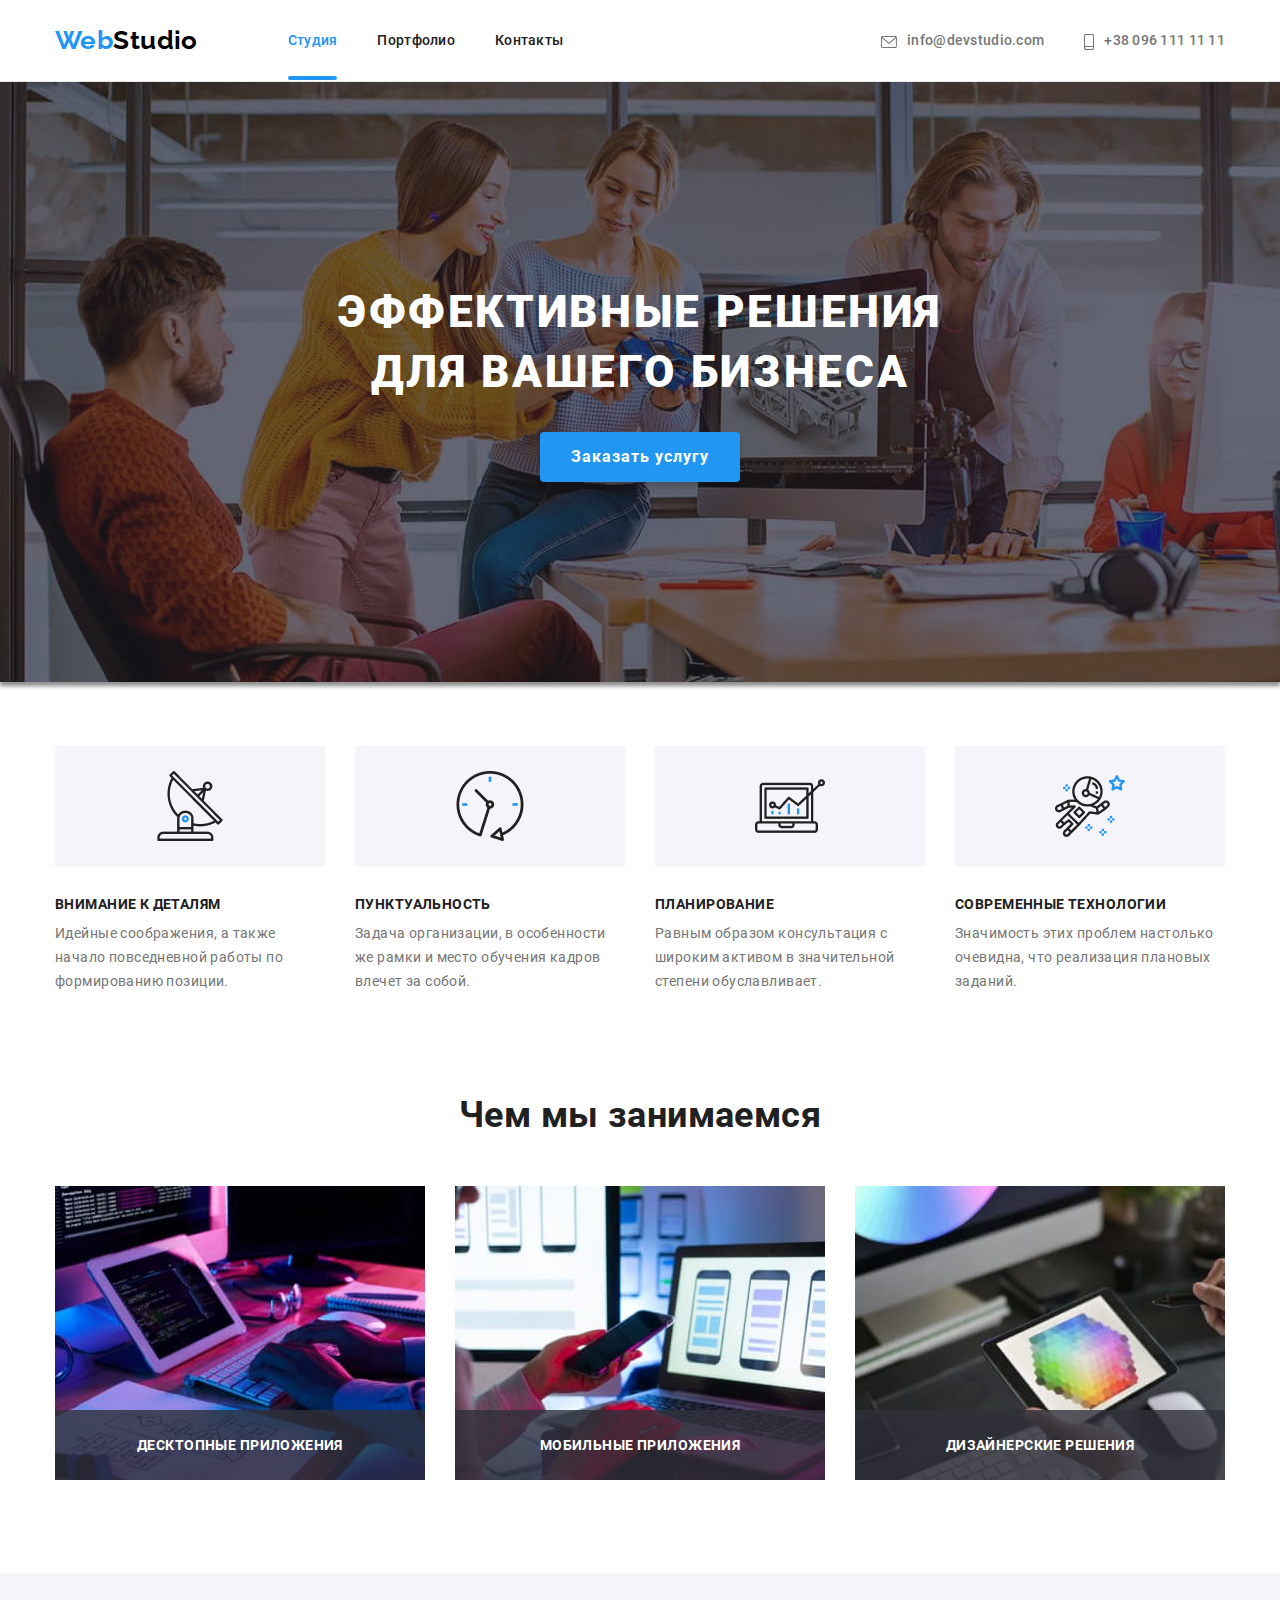
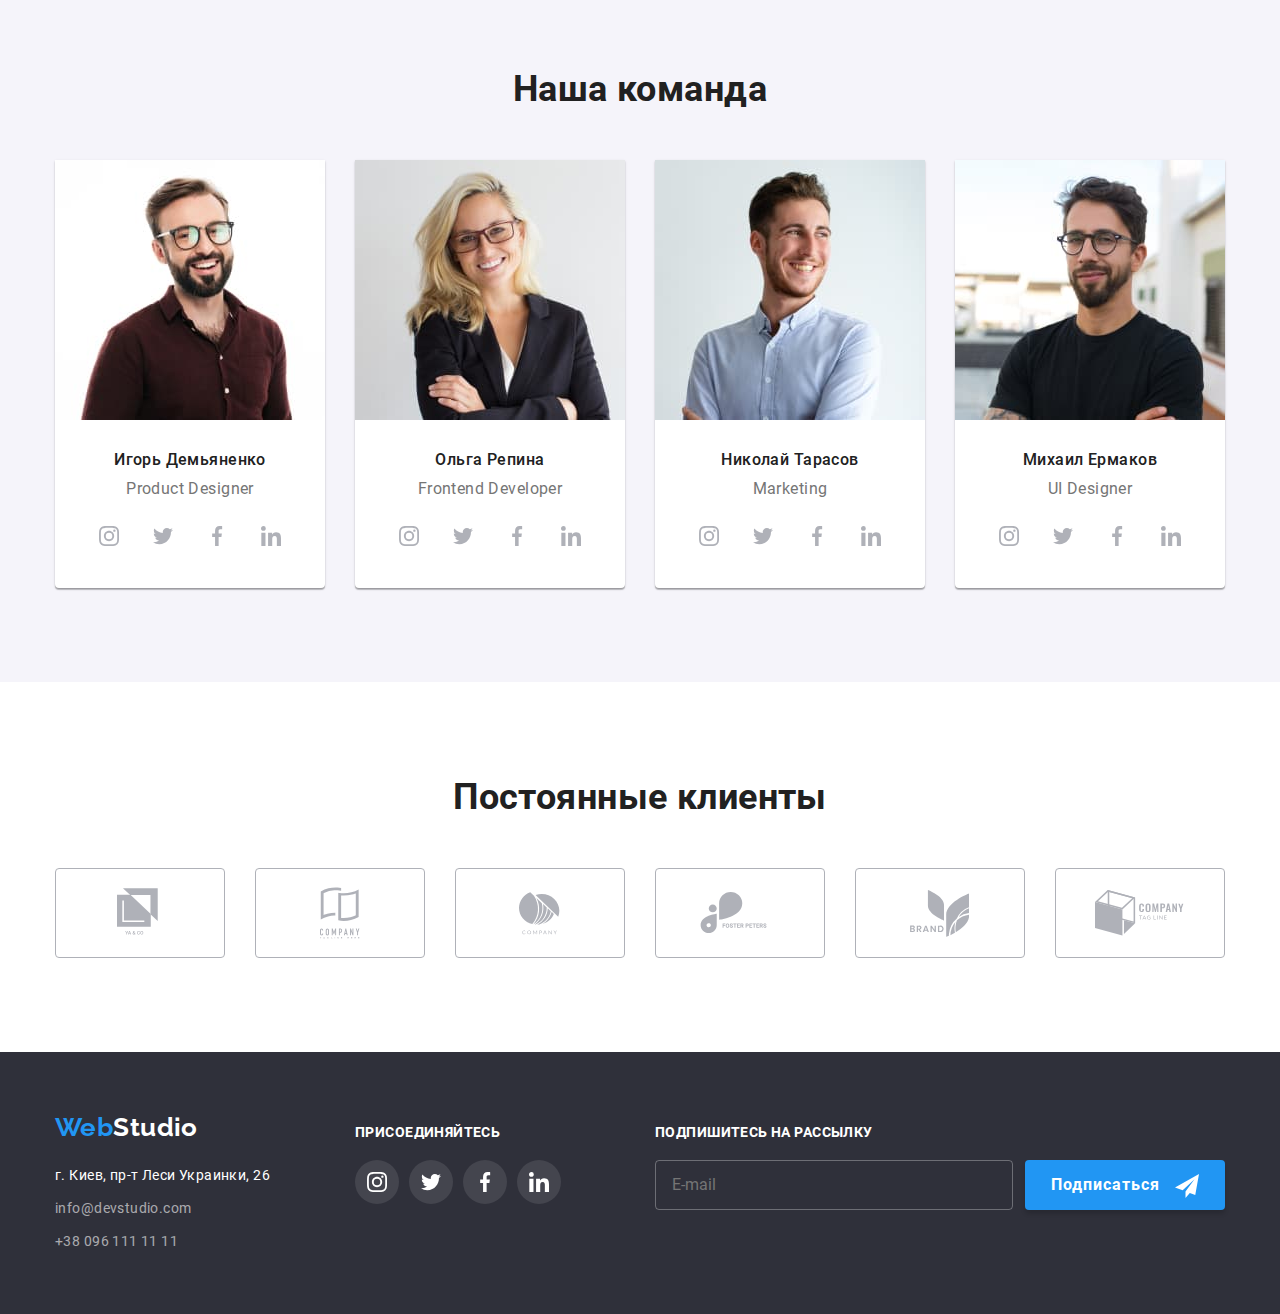
<file: index.html>
<!DOCTYPE html>
<html lang="ru">

<head>
  <meta charset="UTF-8" />
  <meta http-equiv="X-UA-Compatible" content="IE=edge" />
  <meta name="viewport"
    content="width=device-width, initial-scale=1.0" />
  <title>Студия</title>
  <link rel="stylesheet" href="./css/main.min.css" />
</head>

<body>
  <header class="header">
    <div class="container header__container">
      <!--navigation&logo-->
      <nav class="navigation">
        <a class="link logo header__logo"
          href="./index.html">
          <span
            class="logo__text logo__text--accent">Web</span><span
            class="logo__text logo__text--black">Studio</span>
        </a>
        <ul class="list menu">
          <li class="menu__item">
            <a class="link menu__link curent-page"
              href="./index.html">Студия</a>
          </li>
          <li class="menu__item">
            <a class="link menu__link"
              href="./portfolio.html">Портфолио</a>
          </li>
          <li class="menu__item">
            <a class="link menu__link" href="">Контакты</a>
          </li>
        </ul>
      </nav>
      <!-- contacts -->
      <ul class="list contacts">
        <li class="contacts__item">
          <a class="link contacts__link"
            href="mailto:info@devstudio.com">
            <svg class="contacts__icon icon-mail">
              <use href="./images/icons.svg#icon-mail">
              </use>
            </svg>info@devstudio.com</a>
        </li>
        <li class="contacts__item">
          <a class="link contacts__link"
            href="tel:+380961111111">
            <svg class="contacts__icon icon-smartphone">
              <use
                href="./images/icons.svg#icon-smartphone">
              </use>
            </svg>+38 096 111 11 11</a>
        </li>
      </ul>
      <button class="mobile-menu__button" data-menu-button>
        <svg class="mobile-menu__icon">
          <use class="mobile-menu__icon-open"
            href="./images/icons.svg#icon-mobile-menu-open">
          </use>
          <use class="mobile-menu__icon-close"
            href="./images/icons.svg#icon-mobile-menu-close">
          </use>
        </svg>
      </button>
    </div>
  </header>
  <!-- mobile-menu -->
  <div class="mobile-menu" data-menu>
    <!-- <div class="mobile-menu__container"> -->
    <ul class="list mobile-menu__navigation-list">
      <li class="mobile-menu__navigation-item">
        <a class="link mobile-menu__navigation-link curent-page"
          href="./index.html">Студия</a>
      </li>
      <li class="mobile-menu__navigation-item">
        <a class="link mobile-menu__navigation-link"
          href="./portfolio.html">Портфолио</a>
      </li>
      <li class="mobile-menu__navigation-item">
        <a class="link mobile-menu__navigation-link"
          href="">Контакты</a>
      </li>
    </ul>
    <div class="mobile-menu__bottom-part">
      <ul class="list mobile-menu__contacts-list">
        <li class="mobile-menu__contacts-item">
          <a class="link mobile-menu__contacts-link mobile-menu__contacts-link--accent"
            href="tel:+380961111111">+38 096 111 11 11</a>
        </li>
        <li class="mobile-menu__contacts-item">
          <a class="link mobile-menu__contacts-link"
            href="mailto:info@devstudio.com">info@devstudio.com</a>
        </li>
      </ul>
      <ul class="list mobile-menu__social-list">
        <li class="mobile-menu__social-item">
          <a class="link mobile-menu__social-link"
            href="">Instagram</a>
        </li>
        <li class="mobile-menu__social-item">
          <a class="link mobile-menu__social-link"
            href="">Twitter</a>
        </li>
        <li class="mobile-menu__social-item">
          <a class="link mobile-menu__social-link"
            href="">Facebook</a>
        </li>
        <li class="mobile-menu__social-item">
          <a class="link mobile-menu__social-link"
            href="">LinkedIn</a>
        </li>
      </ul>
    </div>
  </div>

  <main>
    <!--section-hero-->
    <section class="hero">
      <div class="container hero__content">
        <h1 class="hero__title">Эффективные решения для
          вашего бизнеса</h1>
        <button class="button" type="button"
          data-modal-open>
          Заказать услугу
        </button>
      </div>
    </section>
    <!--section-features-->
    <!-- features__list -->
    <section class="section features">
      <div class="container">
        <h2 class="section__title visually-hidden">
          Особенности</h2>
        <ul class="list section__list--wrap">
          <li class="features__item attention">
            <h3 class="features__item-title">ВНИМАНИЕ К
              ДЕТАЛЯМ</h3>
            <p class="features__item-text">
              Идейные соображения, а также начало
              повседневной работы по
              формированию позиции.
            </p>
          </li>
          <li class="features__item punctual">
            <h3 class="features__item-title">ПУНКТУАЛЬНОСТЬ
            </h3>
            <p class="features__item-text">
              Задача организации, в особенности же рамки и
              место обучения
              кадров влечет за собой.
            </p>
          </li>
          <li class="features__item plan">
            <h3 class="features__item-title">ПЛАНИРОВАНИЕ
            </h3>
            <p class="features__item-text">
              Равным образом консультация с широким активом
              в значительной
              степени обуславливает.
            </p>
          </li>
          <li class="features__item tecnology">
            <h3 class="features__item-title">СОВРЕМЕННЫЕ
              ТЕХНОЛОГИИ</h3>
            <p class="features__item-text">
              Значимость этих проблем настолько очевидна,
              что реализация
              плановых заданий.
            </p>
          </li>
        </ul>
      </div>
    </section>
    <!--section-our-work-about-->
    <!-- work-about__list -->
    <section class="section section--pb work-about">
      <div class="container">
        <h2 class="section__title">Чем мы занимаемся</h2>
        <ul class="list section__list">
          <li class="work-about__item">
            <img src="images/work-about/img1.jpg"
              alt="разработка" width="370" />
            <h3 class="work-about__item-title">Десктопные
              приложения</h3>
          </li>
          <li class="work-about__item">
            <img src="images/work-about/img2.jpg"
              alt="тестирование" width="370" />
            <h3 class="work-about__item-title">Мобильные
              приложения</h3>
          </li>
          <li class="work-about__item">
            <img src="images/work-about/img3.jpg"
              alt="дизайн" width="370" />
            <h3 class="work-about__item-title">Дизайнерские
              решения</h3>
          </li>
        </ul>
      </div>
    </section>
    <!--section-our-team-->
    <!-- team__member-list -->
    <section class="section section--pb team">
      <div class="container">
        <h2 class="section__title">Наша команда</h2>
        <ul class="list section__list--wrap">
          <li class="team__member">
            <picture>
              <source srcset="
                    ./images/team/desktop/IgorD-desktop.jpg    1x,
                    ./images/team/desktop/IgorD-desktop@2x.jpg 2x
                  " media="(min-width: 1200px)"
                type="image/jpg" />
              <source srcset="
                    ./images/team/tablet/IgorD-tablet.jpg    1x,
                    ./images/team/tablet/IgorD-tablet@2x.jpg 2x
                  " media="(min-width: 768px)"
                type="image/jpg" />
              <source srcset="
                    ./images/team/mobile/IgorD-mobile.jpg    1x,
                    ./images/team/mobile/IgorD-mobile@2x.jpg 2x
                  " media="(min-width: 480px)"
                type="image/jpg" />
              <img
                src="./images/team/desktop/IgorD-desktop.jpg"
                alt="фото Игорь Демьяненко" width="450" />
            </picture>
            <div class="team__member-content">
              <h3 class="team__member-name">Игорь Демьяненко
              </h3>
              <p class="team__member-position">Product
                Designer</p>
              <ul class="list social-list">
                <li class="social-list__item">
                  <a href="" class="link social-list__link"
                    target="_blank"
                    rel="noopener noreferrer"
                    aria-label="instagram">
                    <svg class="icon social-list__icon">
                      <use
                        href="./images/icons.svg#icon-instagram">
                      </use>
                    </svg>
                  </a>
                </li>
                <li class="social-list__item">
                  <a href="" class="link social-list__link"
                    target="_blank"
                    rel="noopener noreferrer"
                    aria-label="twitter">
                    <svg class="icon social-list__icon">
                      <use
                        href="./images/icons.svg#icon-twitter">
                      </use>
                    </svg>
                  </a>
                </li>
                <li class="social-list__item">
                  <a href="" class="link social-list__link"
                    target="_blank"
                    rel="noopener noreferrer"
                    aria-label="facebook">
                    <svg class="icon social-list__icon">
                      <use
                        href="./images/icons.svg#icon-facebook">
                      </use>
                    </svg>
                  </a>
                </li>
                <li class="social-list__item">
                  <a href="" class="link social-list__link"
                    target="_blank"
                    rel="noopener noreferrer"
                    aria-label="linkedid">
                    <svg class="icon social-list__icon">
                      <use
                        href="./images/icons.svg#icon-linkedin">
                      </use>
                    </svg>
                  </a>
                </li>
              </ul>
            </div>
          </li>
          <li class="team__member">
            <picture>
              <source srcset="
                    ./images/team/desktop/OlgaR-desktop.jpg    1x,
                    ./images/team/desktop/OlgaR-desktop@2x.jpg 2x
                  " media="(min-width: 1200px)"
                type="image/jpg" />
              <source srcset="
                    ./images/team/tablet/OlgaR-tablet.jpg    1x,
                    ./images/team/tablet/OlgaR-tablet@2x.jpg 2x
                  " media="(min-width: 768px)"
                type="image/jpg" />
              <source srcset="
                    ./images/team/mobile/OlgaR-mobile.jpg    1x,
                    ./images/team/mobile/OlgaR-mobile@2x.jpg 2x
                  " media="(min-width: 480px)"
                type="image/jpg" />
              <img
                src="./images/team/desktop/OlgaR-desktop.jpg"
                alt="фото Ольга Репина" width="450" />
            </picture>
            <div class="team__member-content">
              <h3 class="team__member-name">Ольга Репина
              </h3>
              <p class="team__member-position">Frontend
                Developer</p>
              <ul class="list social-list">
                <li class="social-list__item">
                  <a href="" class="link social-list__link"
                    target="_blank"
                    rel="noopener noreferrer"
                    aria-label="instagram">
                    <svg class="icon social-list__icon">
                      <use
                        href="./images/icons.svg#icon-instagram">
                      </use>
                    </svg>
                  </a>
                </li>
                <li class="social-list__item">
                  <a href="" class="link social-list__link"
                    target="_blank"
                    rel="noopener noreferrer"
                    aria-label="twitter">
                    <svg class="icon social-list__icon">
                      <use
                        href="./images/icons.svg#icon-twitter">
                      </use>
                    </svg>
                  </a>
                </li>
                <li class="social-list__item">
                  <a href="" class="link social-list__link"
                    target="_blank"
                    rel="noopener noreferrer"
                    aria-label="facebook">
                    <svg class="icon social-list__icon">
                      <use
                        href="./images/icons.svg#icon-facebook">
                      </use>
                    </svg>
                  </a>
                </li>
                <li class="social-list__item">
                  <a href="" class="link social-list__link"
                    target="_blank"
                    rel="noopener noreferrer"
                    aria-label="linkedid">
                    <svg class="icon social-list__icon">
                      <use
                        href="./images/icons.svg#icon-linkedin">
                      </use>
                    </svg>
                  </a>
                </li>
              </ul>
            </div>
          </li>
          <li class="team__member">
            <picture>
              <source srcset="
                    ./images/team/desktop/NickT-desktop.jpg    1x,
                    ./images/team/desktop/NickT-desktop@2x.jpg 2x
                  " media="(min-width: 1200px)"
                type="image/jpg" />
              <source srcset="
                    ./images/team/tablet/NickT-tablet.jpg    1x,
                    ./images/team/tablet/NickT-tablet@2x.jpg 2x
                  " media="(min-width: 768px)"
                type="image/jpg" />
              <source srcset="
                    ./images/team/mobile/NickT-mobile.jpg    1x,
                    ./images/team/mobile/NickT-mobile@2x.jpg 2x
                  " media="(min-width: 480px)"
                type="image/jpg" />
              <img
                src="./images/team/desktop/NickT-desktop.jpg"
                alt="фото Николай Тарасов" width="450" />
            </picture>
            <div class="team__member-content">
              <h3 class="team__member-name">Николай Тарасов
              </h3>
              <p class="team__member-position">Marketing</p>
              <ul class="list social-list">
                <li class="social-list__item">
                  <a href="" class="link social-list__link"
                    target="_blank"
                    rel="noopener noreferrer"
                    aria-label="instagram">
                    <svg class="icon social-list__icon">
                      <use
                        href="./images/icons.svg#icon-instagram">
                      </use>
                    </svg>
                  </a>
                </li>
                <li class="social-list__item">
                  <a href="" class="link social-list__link"
                    target="_blank"
                    rel="noopener noreferrer"
                    aria-label="twitter">
                    <svg class="icon social-list__icon">
                      <use
                        href="./images/icons.svg#icon-twitter">
                      </use>
                    </svg>
                  </a>
                </li>
                <li class="social-list__item">
                  <a href="" class="link social-list__link"
                    target="_blank"
                    rel="noopener noreferrer"
                    aria-label="facebook">
                    <svg class="icon social-list__icon">
                      <use
                        href="./images/icons.svg#icon-facebook">
                      </use>
                    </svg>
                  </a>
                </li>
                <li class="social-list__item">
                  <a href="" class="link social-list__link"
                    target="_blank"
                    rel="noopener noreferrer"
                    aria-label="linkedid">
                    <svg class="icon social-list__icon">
                      <use
                        href="./images/icons.svg#icon-linkedin">
                      </use>
                    </svg>
                  </a>
                </li>
              </ul>
            </div>
          </li>
          <li class="team__member">
            <picture>
              <source srcset="
                    ./images/team/desktop/MikeE-desktop.jpg    1x,
                    ./images/team/desktop/MikeE-desktop@2x.jpg 2x
                  " media="(min-width: 1200px)"
                type="image/jpg" />
              <source srcset="
                    ./images/team/tablet/MikeE-tablet.jpg    1x,
                    ./images/team/tablet/MikeE-tablet@2x.jpg 2x
                  " media="(min-width: 768px)"
                type="image/jpg" />
              <source srcset="
                    ./images/team/mobile/MikeE-mobile.jpg    1x,
                    ./images/team/mobile/MikeE-mobile@2x.jpg 2x
                  " media="(min-width: 480px)"
                type="image/jpg" />
              <img
                src="./images/team/desktop/MikeE-desktop.jpg"
                alt="фото Михаил Ермаков" width="450" />
            </picture>
            <div class="team__member-content">
              <h3 class="team__member-name">Михаил Ермаков
              </h3>
              <p class="team__member-position">UI Designer
              </p>
              <ul class="list social-list">
                <li class="social-list__item">
                  <a href="" class="link social-list__link"
                    target="_blank"
                    rel="noopener noreferrer"
                    aria-label="instagram">
                    <svg class="icon social-list__icon">
                      <use
                        href="./images/icons.svg#icon-instagram">
                      </use>
                    </svg>
                  </a>
                </li>
                <li class="social-list__item">
                  <a href="" class="link social-list__link"
                    target="_blank"
                    rel="noopener noreferrer"
                    aria-label="twitter">
                    <svg class="icon social-list__icon">
                      <use
                        href="./images/icons.svg#icon-twitter">
                      </use>
                    </svg>
                  </a>
                </li>
                <li class="social-list__item">
                  <a href="" class="link social-list__link"
                    target="_blank"
                    rel="noopener noreferrer"
                    aria-label="facebook">
                    <svg class="icon social-list__icon">
                      <use
                        href="./images/icons.svg#icon-facebook">
                      </use>
                    </svg>
                  </a>
                </li>
                <li class="social-list__item">
                  <a href="" class="link social-list__link"
                    target="_blank"
                    rel="noopener noreferrer"
                    aria-label="linkedid">
                    <svg class="icon social-list__icon">
                      <use
                        href="./images/icons.svg#icon-linkedin">
                      </use>
                    </svg>
                  </a>
                </li>
              </ul>
            </div>
          </li>
        </ul>
      </div>
    </section>
    <!--section-our-clients-->
    <!--  -->
    <section class="section section--pb clients">
      <div class="container">
        <h2 class="section__title">Постоянные клиенты</h2>
        <ul class="list section__list clients__list">
          <li class="clients__item client-1">
            <a href="" class="clients__link"
              aria-label="logo-client">
              <svg class="clients__icon" width="45"
                height="50">
                <use
                  href="./images/icons.svg#icon-client-1">
                </use>
              </svg>
            </a>
          </li>
          <li class="clients__item client-2">
            <a href="" class="clients__link"
              aria-label="logo-client">
              <svg class="clients__icon" width="40"
                height="52">
                <use
                  href="./images/icons.svg#icon-client-2">
                </use>
              </svg>
            </a>
          </li>
          <li class="clients__item client-3">
            <a href="" class="clients__link"
              aria-label="logo-client">
              <svg class="clients__icon" width="41"
                height="43">
                <use
                  href="./images/icons.svg#icon-client-3">
                </use>
              </svg>
            </a>
          </li>
          <li class="clients__item client-4">
            <a href="" class="clients__link"
              aria-label="logo-client">
              <svg class="clients__icon" width="80"
                height="42">
                <use
                  href="./images/icons.svg#icon-client-4">
                </use>
              </svg>
            </a>
          </li>
          <li class="clients__item client-5">
            <a href="" class="clients__link"
              aria-label="logo-client">
              <svg class="clients__icon" width="59"
                height="47">
                <use
                  href="./images/icons.svg#icon-client-5">
                </use>
              </svg>
            </a>
          </li>
          <li class="clients__item client-6">
            <a href="" class="clients__link"
              aria-label="logo-client">
              <svg class="clients__icon" width="89"
                height="46">
                <use
                  href="./images/icons.svg#icon-client-6">
                </use>
              </svg>
            </a>
          </li>
        </ul>
      </div>
    </section>
  </main>
  <footer class="footer">
    <div class="container footer__container">
      <div class="footer__item footer__item-contacts">
        <a class="link logo footer__logo"
          href="./index.html">
          <span
            class="logo__text logo__text--accent">Web</span><span
            class="logo__text logo__text--white">Studio</span>
        </a>
        <ul class="list">
          <li class="footer__contacts">
            <address class="adress">г. Киев, пр-т Леси
              Украинки, 26</address>
          </li>
          <li class="footer__contacts">
            <a class="link footer__link"
              href="mailto:info@devstudio.com">info@devstudio.com</a>
          </li>
          <li class="footer__contacts">
            <a class="link footer__link"
              href="tel:+380961111111">+38 096 111 11 11</a>
          </li>
        </ul>
      </div>
      <div class="footer__item footer__item-social">
        <h3 class="footer__title">присоединяйтесь</h3>
        <ul class="list social-list">
          <li class="social-list__item">
            <a href=""
              class="link social-list__link social-list__link--grey-bg"
              target="_blank" rel="noopener noreferrer"
              aria-label="instagram">
              <svg
                class="icon social-list__icon social-list__icon--white">
                <use
                  href="./images/icons.svg#icon-instagram">
                </use>
              </svg>
            </a>
          </li>
          <li class="social-list__item">
            <a href=""
              class="link social-list__link social-list__link--grey-bg"
              target="_blank" rel="noopener noreferrer"
              aria-label="twitter">
              <svg
                class="icon social-list__icon social-list__icon--white">
                <use href="./images/icons.svg#icon-twitter">
                </use>
              </svg>
            </a>
          </li>
          <li class="social-list__item">
            <a href=""
              class="link social-list__link social-list__link--grey-bg"
              target="_blank" rel="noopener noreferrer"
              aria-label="facebook">
              <svg
                class="icon social-list__icon social-list__icon--white">
                <use
                  href="./images/icons.svg#icon-facebook">
                </use>
              </svg>
            </a>
          </li>
          <li class="social-list__item">
            <a href=""
              class="link social-list__link social-list__link--grey-bg"
              target="_blank" rel="noopener noreferrer"
              aria-label="linkedid">
              <svg
                class="icon social-list__icon social-list__icon--white">
                <use
                  href="./images/icons.svg#icon-linkedin">
                </use>
              </svg>
            </a>
          </li>
        </ul>
      </div>
      <div class="footer__item footer__item-subscription">
        <h3 class="footer__title">Подпишитесь на рассылку
        </h3>
        <form action="" class="subscription">
          <input type="email" name="e-mail" id=""
            placeholder="E-mail"
            class="subscription__field-text" />
          <button type="submit"
            class="button subscription__button">
            Подписаться
            <svg class="send-icon">
              <use href="./images/icons.svg#icon-send">
              </use>
            </svg>
          </button>
        </form>
      </div>
    </div>
  </footer>
  <div class="backdrop is-hidden" data-modal>
    <!--  -->
    <div class="modal">
      <button class="modal__close-button"
        aria-label="close form" data-modal-close>
        <svg class="modal__close-icon">
          <use href="./images/icons.svg#icon-close-form">
          </use>
        </svg>
      </button>
      <h2 class="modal__title">Оставьте свои данные, мы вам
        перезвоним</h2>
      <form action="" class="order-form" autocomplete="off">
        <div class="order-form__item">
          <label for="customer-name"
            class="order-form__label"
            aria-label="customer name">
            Имя
            <input type="text" name="name"
              id="customer-name"
              class="order-form__textfield" required />
            <svg class="order-form__item-icon icon-person">
              <use href="./images/icons.svg#icon-person">
              </use>
            </svg>
          </label>
        </div>
        <div class="order-form__item">
          <label for="customer-phone"
            class="order-form__label"
            aria-label="customer phone number">
            Телефон
            <input type="tel" name="phone number"
              id="customer-phone"
              class="order-form__textfield" required />
            <svg class="order-form__item-icon icon-phone">
              <use href="./images/icons.svg#icon-phone">
              </use>
            </svg>
          </label>
        </div>
        <div class="order-form__item">
          <label for="customer-mail"
            class="order-form__label"
            aria-label="customer e-mail">
            Почта
            <input type="email" name="mail"
              id="customer-mail"
              class="order-form__textfield" />
            <svg class="order-form__item-icon icon-email">
              <use href="./images/icons.svg#icon-email">
              </use>
            </svg>
          </label>
        </div>
        <label for="customer-comments"
          class="order-form__label">
          Комментарий
          <textarea name="comments" id="customer-comments"
            cols="30" rows="7" class="order-form__message"
            placeholder="Введите текст"></textarea>
        </label>
        <label for="agreement" class="lisence-agreement">
          <input type="checkbox" name="lisence"
            id="agreement"
            class="lisence-agreement__checkbox-hidden" />
          <span class="lisence-agreement__checkbox"
            aria-label="lisence agreement box">
            <svg class="lisence-agreement__icon icon-check">
              <use href="./images/icons.svg#icon-check">
              </use>
            </svg>
          </span>
          <span class="lisence-agreement__label">Соглашаюсь
            с рассылкой и принимаю
            <a href="" class="checkbox__link">Условия
              договора</a>
          </span>
        </label>
        <button type="submit"
          class="button order-form__button">
          Отправить
        </button>
      </form>
    </div>
  </div>
  <script src="./js/mobile-menu.js"></script>
  <script src="./js/modal.js"></script>
</body>

</html>
</file>
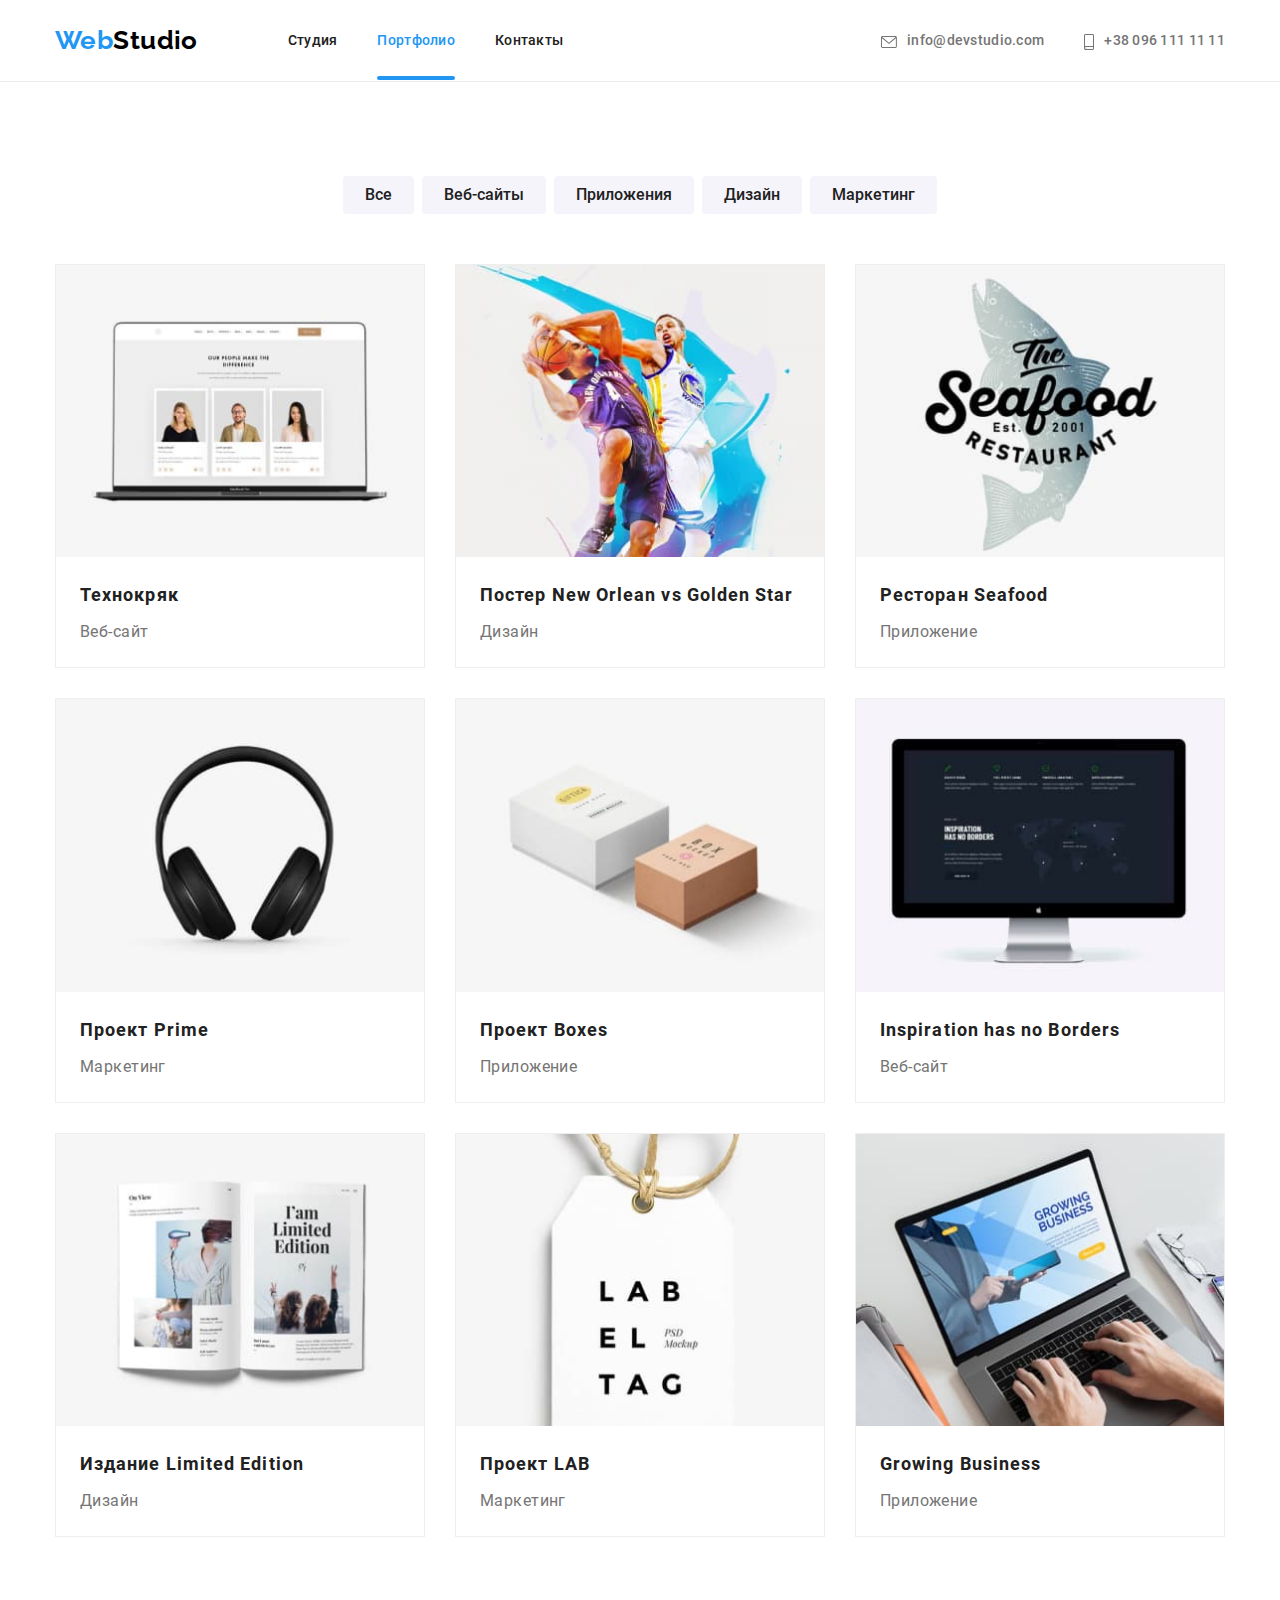
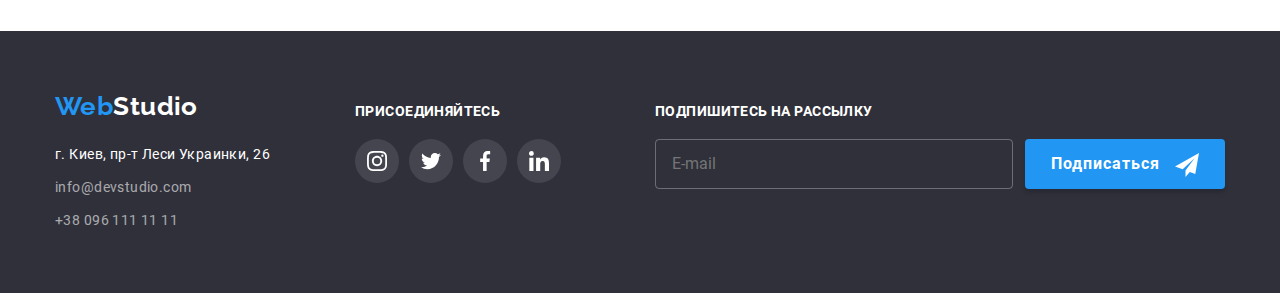
<file: portfolio.html>
<!DOCTYPE html>
<html lang="ru">

<head>
  <meta charset="UTF-8" />
  <meta http-equiv="X-UA-Compatible" content="IE=edge" />
  <meta name="viewport"
    content="width=device-width, initial-scale=1.0" />
  <title>Портфолио</title>
  <link rel="stylesheet" href="./css/main.min.css" />
</head>

<body>
  <header class="header">
    <div class="container header__container">
      <!--navigation&logo-->
      <nav class="navigation">
        <a class="link logo header__logo"
          href="./index.html">
          <span
            class="logo__text logo__text--accent">Web</span><span
            class="logo__text logo__text--black">Studio</span>
        </a>
        <ul class="list menu">
          <li class="menu__item">
            <a class="link menu__link"
              href="./index.html">Студия</a>
          </li>
          <li class="menu__item">
            <a class="link menu__link curent-page"
              href="./portfolio.html">Портфолио</a>
          </li>
          <li class="menu__item">
            <a class="link menu__link" href="">Контакты</a>
          </li>
        </ul>
      </nav>
      <!-- contacts -->
      <ul class="list contacts">
        <li class="contacts__item">
          <a class="link contacts__link"
            href="mailto:info@devstudio.com">
            <svg class="contacts__icon icon-mail">
              <use href="./images/icons.svg#icon-mail">
              </use>
            </svg>info@devstudio.com</a>
        </li>
        <li class="contacts__item">
          <a class="link contacts__link"
            href="tel:+380961111111">
            <svg class="contacts__icon icon-smartphone">
              <use
                href="./images/icons.svg#icon-smartphone">
              </use>
            </svg>+38 096 111 11 11</a>
        </li>
      </ul>
      <button class="mobile-menu__button" data-menu-button>
        <svg class="mobile-menu__icon">
          <use class="mobile-menu__icon-open"
            href="./images/icons.svg#icon-mobile-menu-open">
          </use>
          <use class="mobile-menu__icon-close"
            href="./images/icons.svg#icon-mobile-menu-close">
          </use>
        </svg>
      </button>
    </div>
  </header>
  <!-- mobile-menu -->
  <div class="mobile-menu" data-menu>
    <ul class="list mobile-menu__navigation-list">
      <li class="mobile-menu__navigation-item">
        <a class="link mobile-menu__navigation-link"
          href="./index.html">Студия</a>
      </li>
      <li class="mobile-menu__navigation-item">
        <a class="link mobile-menu__navigation-link curent-page"
          href="./portfolio.html">Портфолио</a>
      </li>
      <li class="mobile-menu__navigation-item">
        <a class="link mobile-menu__navigation-link"
          href="">Контакты</a>
      </li>
    </ul>
    <div class="mobile-menu__bottom-part">
      <ul class="list mobile-menu__contacts-list">
        <li class="mobile-menu__contacts-item">
          <a class="link mobile-menu__contacts-link mobile-menu__contacts-link--accent"
            href="tel:+380961111111">+38 096 111 11 11</a>
        </li>
        <li class="mobile-menu__contacts-item">
          <a class="link mobile-menu__contacts-link"
            href="mailto:info@devstudio.com">info@devstudio.com</a>
        </li>
      </ul>
      <ul class="list mobile-menu__social-list">
        <li class="mobile-menu__social-item">
          <a class="link mobile-menu__social-link"
            href="">Instagram</a>
        </li>
        <li class="mobile-menu__social-item">
          <a class="link mobile-menu__social-link"
            href="">Twitter</a>
        </li>
        <li class="mobile-menu__social-item">
          <a class="link mobile-menu__social-link"
            href="">Facebook</a>
        </li>
        <li class="mobile-menu__social-item">
          <a class="link mobile-menu__social-link"
            href="">LinkedIn</a>
        </li>
      </ul>
    </div>
  </div>
  <main>
    <section class="section section--pb portfolio">
      <div class="container">
        <h1 class="portfolio__title visually-hidden">Галерея
        </h1>
        <ul class="list filter-list">
          <li class="filter-list__item">
            <button class="filter-list__button"
              type="button">Все</button>
          </li>
          <li class="filter-list__item">
            <button class="filter-list__button"
              type="button">
              Веб-сайты
            </button>
          </li>
          <li class="filter-list__item">
            <button class="filter-list__button"
              type="button">
              Приложения
            </button>
          </li>
          <li class="filter-list__item">
            <button class="filter-list__button"
              type="button">Дизайн</button>
          </li>
          <li class="filter-list__item">
            <button class="filter-list__button"
              type="button">
              Маркетинг
            </button>
          </li>
        </ul>
        <ul class="list portfolio__list section__list--wrap">
          <li class="portfolio__item">
            <a class="portfolio__link" href="">
              <picture class="portfolio__img">
                <source srcset="./images/portfolio/desktop/portfolio-desktop_img-1.jpg 1x,
                      ./images/portfolio/desktop/portfolio-desktop_img-1@2x.jpg 2x"
                  media="(min-width: 1200px)"
                  type="image/jpg" />
                <source 
                  srcset="./images/portfolio/tablet/portfolio-tablet_img-1.jpg 1x,
                      ./images/portfolio/tablet/portfolio-tablet_img-1@2x.jpg 2x" 
                  media="(min-width: 768px)"
                  type="image/jpg" />
                <source srcset="./images/portfolio/mobile/portfolio-mobile_img-1.jpg 1x,
                      ./images/portfolio/mobile/portfolio-mobile_img-1@2x.jpg 2x"
                  media="(max-width: 767px)"
                  type="image/jpg" />                                
                <img src="./images/portfolio/desktop/portfolio-desktop_img-1.jpg" 
                  alt="Технокряк" 
                  width="450" />
              </picture>
              <div class="image-overlay">
                <p class="image-overlay__content">
                  Технокряк это современная площадка
                  распространения
                  коронавируса. Компании используют эту
                  платформу для
                  цифрового шпионажа и атак на защищённые
                  сервера конкурентов.
                </p>
              </div>
              <div class="portfolio__item-description">
                <h2 class="portfolio__item-title">Технокряк
                </h2>
                <p class="portfolio__item-filter">Веб-сайт
                </p>
              </div>
            </a>
          </li>
          <li class="portfolio__item">
            <a class="portfolio__link" href="">
              <picture class="portfolio__img">
                <source srcset="./images/portfolio/desktop/portfolio-desktop_img-2.jpg 1x,
                      ./images/portfolio/desktop/portfolio-desktop_img-2@2x.jpg 2x"
                  media="(min-width: 1200px)"
                  type="image/jpg" />
                <source 
                  srcset="./images/portfolio/tablet/portfolio-tablet_img-2.jpg 1x,
                      ./images/portfolio/tablet/portfolio-tablet_img-2@2x.jpg 2x" 
                  media="(min-width: 768px)"
                  type="image/jpg" />
                <source srcset="./images/portfolio/mobile/portfolio-mobile_img-2.jpg 1x,
                      ./images/portfolio/mobile/portfolio-mobile_img-2@2x.jpg 2x"
                  media="(max-width: 767px)"
                  type="image/jpg" />                                
                <img src="./images/portfolio/desktop/portfolio-desktop_img-2.jpg" 
                  alt="Постер New Orlean vs Golden Star" 
                  width="450" >
              </picture>              
              <div class="image-overlay">
                <p class="image-overlay__content">
                  Lorem ipsum dolor sit amet consectetur
                  adipisicing elit. Sit
                  aliquam temporibus facere sunt explicabo
                  culpa?
                </p>
              </div>
              <div class="portfolio__item-description">
                <h2 class="portfolio__item-title">
                  Постер New Orlean vs Golden Star
                </h2>
                <p class="portfolio__item-filter">Дизайн</p>
              </div>
            </a>
          </li>
          <li class="portfolio__item">
            <a class="portfolio__link" href="">
              <picture class="portfolio__img">
                <source srcset="./images/portfolio/desktop/portfolio-desktop_img-3.jpg 1x,
                      ./images/portfolio/desktop/portfolio-desktop_img-3@2x.jpg 2x"
                  media="(min-width: 1200px)"
                  type="image/jpg" />
                <source 
                  srcset="./images/portfolio/tablet/portfolio-tablet_img-3.jpg 1x,
                      ./images/portfolio/tablet/portfolio-tablet_img-3@2x.jpg 2x" 
                  media="(min-width: 768px)"
                  type="image/jpg" />
                <source srcset="./images/portfolio/mobile/portfolio-mobile_img-3.jpg 1x,
                      ./images/portfolio/mobile/portfolio-mobile_img-3@2x.jpg 2x"
                  media="(max-width: 767px)"
                  type="image/jpg" />                                
                <img src="./images/portfolio/desktop/portfolio-desktop_img-3.jpg" 
                  alt="Ресторан Seafood" 
                  width="450" >                
              </picture>                
              <div class="image-overlay">
                <p class="image-overlay__content">
                  Lorem ipsum dolor sit amet consectetur,
                  adipisicing elit.
                  Doloribus voluptatibus, quibusdam
                  consectetur nisi nostrum
                  corrupti magnam mollitia necessitatibus
                  nam. Voluptate at
                  praesentium, tempore quo illum rerum porro
                  placeat saepe
                  aperiam.
                </p>
              </div>
              <div class="portfolio__item-description">
                <h2 class="portfolio__item-title">Ресторан
                  Seafood</h2>
                <p class="portfolio__item-filter">Приложение
                </p>
              </div>
            </a>
          </li>
          <li class="portfolio__item">
            <a class="portfolio__link" href="">
              <picture>
                <source srcset="./images/portfolio/desktop/portfolio-desktop_img-4.jpg 1x,
                      ./images/portfolio/desktop/portfolio-desktop_img-4@2x.jpg 2x"
                  media="(min-width: 1200px)"
                  type="image/jpg" />
                <source 
                  srcset="./images/portfolio/tablet/portfolio-tablet_img-4.jpg 1x,
                      ./images/portfolio/tablet/portfolio-tablet_img-4@2x.jpg 2x" 
                  media="(min-width: 768px)"
                  type="image/jpg" />
                <source srcset="./images/portfolio/mobile/portfolio-mobile_img-4.jpg 1x,
                      ./images/portfolio/mobile/portfolio-mobile_img-4@2x.jpg 2x"
                  media="(max-width: 767px)"
                  type="image/jpg" />                                
                <img src="./images/portfolio/desktop/portfolio-desktop_img-4.jpg" 
                  alt="Проект Prime" 
                  width="450" >
              </picture>   
              <div class="image-overlay">
                <p class="image-overlay__content">
                  Lorem ipsum dolor sit amet consectetur
                  adipisicing elit.
                  Mollitia, minima?
                </p>
              </div>
              <div class="portfolio__item-description">
                <h2 class="portfolio__item-title">Проект
                  Prime</h2>
                <p class="portfolio__item-filter">Маркетинг
                </p>
              </div>
            </a>
          </li>
          <li class="portfolio__item">
            <a class="portfolio__link" href="">
              <picture>
                <source srcset="./images/portfolio/desktop/portfolio-desktop_img-5.jpg 1x,
                      ./images/portfolio/desktop/portfolio-desktop_img-5@2x.jpg 2x"
                  media="(min-width: 1200px)"
                  type="image/jpg" />
                <source 
                  srcset="./images/portfolio/tablet/portfolio-tablet_img-5.jpg 1x,
                      ./images/portfolio/tablet/portfolio-tablet_img-5@2x.jpg 2x" 
                  media="(min-width: 768px)"
                  type="image/jpg" />
                <source srcset="./images/portfolio/mobile/portfolio-mobile_img-5.jpg 1x,
                      ./images/portfolio/mobile/portfolio-mobile_img-5@2x.jpg 2x"
                  media="(max-width: 767px)"
                  type="image/jpg" />                                
                <img src="./images/portfolio/desktop/portfolio-desktop_img-5.jpg" 
                  alt="Проект Boxes"
                  width="450" >
              </picture>   
              <div class="image-overlay">
                <p class="image-overlay__content">
                  Lorem ipsum dolor sit amet consectetur
                  adipisicing elit.
                  Impedit corporis porro libero excepturi,
                  quibusdam, magni
                  perspiciatis non fuga voluptatem odio
                  assumenda optio iure
                  deserunt quae?
                </p>
              </div>
              <div class="portfolio__item-description">
                <h2 class="portfolio__item-title">Проект
                  Boxes</h2>
                <p class="portfolio__item-filter">Приложение
                </p>
              </div>
            </a>
          </li>
          <li class="portfolio__item">
            <a class="portfolio__link" href="">
              <picture>
                <source srcset="./images/portfolio/desktop/portfolio-desktop_img-6.jpg 1x,
                      ./images/portfolio/desktop/portfolio-desktop_img-6@2x.jpg 2x"
                  media="(min-width: 1200px)"
                  type="image/jpg" />
                <source 
                  srcset="./images/portfolio/tablet/portfolio-tablet_img-6.jpg 1x,
                      ./images/portfolio/tablet/portfolio-tablet_img-6@2x.jpg 2x" 
                  media="(min-width: 768px)"
                  type="image/jpg" />
                <source srcset="./images/portfolio/mobile/portfolio-mobile_img-6.jpg 1x,
                      ./images/portfolio/mobile/portfolio-mobile_img-6@2x.jpg 2x"
                  media="(max-width: 767px)"
                  type="image/jpg" />                                
                <img src="./images/portfolio/desktop/portfolio-desktop_img-6.jpg" 
                  alt="Inspiration has no Borders"
                  width="450" >
              </picture>               
              <div class="image-overlay">
                <p class="image-overlay__content">
                  Lorem ipsum dolor sit amet consectetur
                  adipisicing elit.
                  Necessitatibus natus ipsa temporibus.
                  Illum, quisquam
                  deleniti!
                </p>
              </div>
              <div class="portfolio__item-description">
                <h2 class="portfolio__item-title">
                  Inspiration has no Borders
                </h2>
                <p class="portfolio__item-filter">Веб-сайт
                </p>
              </div>
            </a>
          </li>
          <li class="portfolio__item">
            <a class="portfolio__link" href="">
              <picture>
                <source srcset="./images/portfolio/desktop/portfolio-desktop_img-7.jpg 1x,
                      ./images/portfolio/desktop/portfolio-desktop_img-7@2x.jpg 2x"
                  media="(min-width: 1200px)"
                  type="image/jpg" />
                <source 
                  srcset="./images/portfolio/tablet/portfolio-tablet_img-7.jpg 1x,
                      ./images/portfolio/tablet/portfolio-tablet_img-7@2x.jpg 2x" 
                  media="(min-width: 768px)"
                  type="image/jpg" />
                <source srcset="./images/portfolio/mobile/portfolio-mobile_img-7.jpg 1x,
                      ./images/portfolio/mobile/portfolio-mobile_img-7@2x.jpg 2x"
                  media="(max-width: 767px)"
                  type="image/jpg" />                                
                <img src="./images/portfolio/desktop/portfolio-desktop_img-7.jpg" 
                  alt="Издание Limited Edition"
                  width="450" >
              </picture>               
              <div class="image-overlay">
                <p class="image-overlay__content">
                  Lorem ipsum dolor sit amet, consectetur
                  adipisicing elit.
                  Alias qui quod suscipit? Quas, rem
                  sapiente. Earum nihil
                  neque eveniet, pariatur animi beatae
                  distinctio minus saepe
                  est maxime delectus unde inventore!
                </p>
              </div>
              <div class="portfolio__item-description">
                <h2 class="portfolio__item-title">Издание
                  Limited Edition</h2>
                <p class="portfolio__item-filter">Дизайн</p>
              </div>
            </a>
          </li>
          <li class="portfolio__item">
            <a class="portfolio__link" href="">
              <picture>
                <source srcset="./images/portfolio/desktop/portfolio-desktop_img-8.jpg 1x,
                      ./images/portfolio/desktop/portfolio-desktop_img-8@2x.jpg 2x"
                  media="(min-width: 1200px)"
                  type="image/jpg" />
                <source 
                  srcset="./images/portfolio/tablet/portfolio-tablet_img-8.jpg 1x,
                      ./images/portfolio/tablet/portfolio-tablet_img-8@2x.jpg 2x" 
                  media="(min-width: 768px)"
                  type="image/jpg" />
                <source srcset="./images/portfolio/mobile/portfolio-mobile_img-8.jpg 1x,
                      ./images/portfolio/mobile/portfolio-mobile_img-8@2x.jpg 2x"
                  media="(max-width: 767px)"
                  type="image/jpg" />                                
                <img src="./images/portfolio/desktop/portfolio-desktop_img-8.jpg" 
                  alt="Проект LAB"
                  width="450" >
              </picture>                   
              <div class="image-overlay">
                <p class="image-overlay__content">
                  Lorem ipsum dolor sit amet consectetur,
                  adipisicing elit.
                  Doloribus est esse modi quae similique,
                  laudantium quis
                  dolorem id distinctio repellendus beatae
                  minima dolores,
                  perspiciatis voluptas, deleniti ducimus ut
                  consequatur.
                  Molestias nisi voluptates sit consectetur
                  dolorum!
                </p>
              </div>
              <div class="portfolio__item-description">
                <h2 class="portfolio__item-title">Проект LAB
                </h2>
                <p class="portfolio__item-filter">Маркетинг
                </p>
              </div>
            </a>
          </li>
          <li class="portfolio__item">
            <a class="portfolio__link" href="">
              <picture>
                <source srcset="./images/portfolio/desktop/portfolio-desktop_img-9.jpg 1x,
                      ./images/portfolio/desktop/portfolio-desktop_img-9@2x.jpg 2x"
                  media="(min-width: 1200px)"
                  type="image/jpg" />
                <source 
                  srcset="./images/portfolio/tablet/portfolio-tablet_img-9.jpg 1x,
                      ./images/portfolio/tablet/portfolio-tablet_img-9@2x.jpg 2x" 
                  media="(min-width: 768px)"
                  type="image/jpg" />
                <source srcset="./images/portfolio/mobile/portfolio-mobile_img-9.jpg 1x,
                      ./images/portfolio/mobile/portfolio-mobile_img-9@2x.jpg 2x"
                  media="(max-width: 767px)"
                  type="image/jpg" />                                
                <img src="./images/portfolio/desktop/portfolio-desktop_img-9.jpg" 
                  alt="Growing Business"
                  width="450" >
              </picture>               
              <div class="image-overlay">
                <p class="image-overlay__content">
                  Lorem ipsum dolor sit amet consectetur
                  adipisicing elit.
                  Rerum vel pariatur quibusdam
                  exercitationem ex consectetur
                  maiores officia qui provident totam.
                </p>
              </div>
              <div class="portfolio__item-description">
                <h2 class="portfolio__item-title">Growing
                  Business</h2>
                <p class="portfolio__item-filter">Приложение
                </p>
              </div>
            </a>
          </li>
        </ul>
      </div>
    </section>
  </main>
  <footer class="footer">
    <div class="container footer__container">
      <div class="footer__item footer__item-contacts">
        <a class="link logo footer__logo"
          href="./index.html">
          <span
            class="logo__text logo__text--accent">Web</span><span
            class="logo__text logo__text--white">Studio</span>
        </a>
        <ul class="list">
          <li class="footer__contacts">
            <address class="adress">г. Киев, пр-т Леси
              Украинки, 26</address>
          </li>
          <li class="footer__contacts">
            <a class="link footer__link"
              href="mailto:info@devstudio.com">info@devstudio.com</a>
          </li>
          <li class="footer__contacts">
            <a class="link footer__link"
              href="tel:+380961111111">+38 096 111 11 11</a>
          </li>
        </ul>
      </div>
      <div class="footer__item footer__item-social">
        <h3 class="footer__title">присоединяйтесь</h3>
        <ul class="list social-list">
          <li class="social-list__item">
            <a href=""
              class="link social-list__link social-list__link--grey-bg"
              target="_blank" rel="noopener noreferrer"
              aria-label="instagram">
              <svg
                class="icon social-list__icon social-list__icon--white">
                <use
                  href="./images/icons.svg#icon-instagram">
                </use>
              </svg>
            </a>
          </li>
          <li class="social-list__item">
            <a href=""
              class="link social-list__link social-list__link--grey-bg"
              target="_blank" rel="noopener noreferrer"
              aria-label="twitter">
              <svg
                class="icon social-list__icon social-list__icon--white">
                <use href="./images/icons.svg#icon-twitter">
                </use>
              </svg>
            </a>
          </li>
          <li class="social-list__item">
            <a href=""
              class="link social-list__link social-list__link--grey-bg"
              target="_blank" rel="noopener noreferrer"
              aria-label="facebook">
              <svg
                class="icon social-list__icon social-list__icon--white">
                <use
                  href="./images/icons.svg#icon-facebook">
                </use>
              </svg>
            </a>
          </li>
          <li class="social-list__item">
            <a href=""
              class="link social-list__link social-list__link--grey-bg"
              target="_blank" rel="noopener noreferrer"
              aria-label="linkedid">
              <svg
                class="icon social-list__icon social-list__icon--white">
                <use
                  href="./images/icons.svg#icon-linkedin">
                </use>
              </svg>
            </a>
          </li>
        </ul>
      </div>
      <div class="footer__item footer__item-subscription">
        <h3 class="footer__title">Подпишитесь на рассылку
        </h3>
        <form action="" class="subscription">
          <input type="email" name="e-mail" id=""
            placeholder="E-mail"
            class="subscription__field-text" />
          <button type="submit"
            class="button subscription__button">
            Подписаться
            <svg class="send-icon">
              <use href="./images/icons.svg#icon-send">
              </use>
            </svg>
          </button>
        </form>
      </div>
    </div>
  </footer>
  <script src="./js/mobile-menu.js"></script>
</body>

</html>
</file>
<file: css/main.min.css>
/*! modern-normalize | MIT License | https://github.com/sindresorhus/modern-normalize */html{box-sizing:border-box}*,*::before,*::after{box-sizing:inherit}html{line-height:1.15}body{margin:0}h1{font-size:2em;margin:.67em 0}hr{box-sizing:content-box;height:0}pre{font-family:monospace,monospace;font-size:1em}a{-webkit-text-decoration-skip:objects}abbr[title]{-webkit-text-decoration:underline dotted;text-decoration:underline dotted}b,strong{font-weight:bolder}code,kbd,samp{font-family:monospace,monospace;font-size:1em}small{font-size:80%}sub,sup{font-size:75%;line-height:0;position:relative;vertical-align:baseline}sub{bottom:-0.25em}sup{top:-0.5em}button,input,optgroup,select,textarea{font-family:inherit;font-size:100%;line-height:1.15;margin:0}button,select{text-transform:none}button,[type=reset],[type=submit]{-webkit-appearance:button}button::-moz-focus-inner,[type=button]::-moz-focus-inner,[type=reset]::-moz-focus-inner,[type=submit]::-moz-focus-inner{border-style:none;padding:0}button:-moz-focusring,[type=button]:-moz-focusring,[type=reset]:-moz-focusring,[type=submit]:-moz-focusring{outline:1px dotted ButtonText}fieldset{padding:.35em .75em .625em}legend{padding:0}progress{vertical-align:baseline}[type=number]::-webkit-inner-spin-button,[type=number]::-webkit-outer-spin-button{height:auto}[type=search]{-webkit-appearance:textfield;outline-offset:-2px}[type=search]::-webkit-search-cancel-button,[type=search]::-webkit-search-decoration{-webkit-appearance:none}::-webkit-file-upload-button{-webkit-appearance:button;font:inherit}details{display:block}summary{display:list-item}:root{--main-text-color: #757575;--icon-color: #afb1b8;--accent-color: #2196f3;--title-color: #212121;--white-color: #ffffff;--black-color: #000;--team-bg-color: #f5f4fa;--dark-bg-color: #2f303a;--logo-font: "Raleway", sans-serif;--filter-color: #f5f4fa;--hero-bg-color: #c4c4c4;--number-of-items: 2;--animation: 250ms cubic-bezier(0.4, 0, 0.2, 1);--timing-function: cubic-bezier(0.4, 0, 0.2, 1)}@font-face{font-family:"Raleway";font-style:normal;font-weight:400;src:url("../fonts/raleway-v19-vietnamese_latin-ext_latin_cyrillic-ext_cyrillic-regular.eot");src:local(""),url("../fonts/raleway-v19-vietnamese_latin-ext_latin_cyrillic-ext_cyrillic-regular.eot?#iefix") format("embedded-opentype"),url("../fonts/raleway-v19-vietnamese_latin-ext_latin_cyrillic-ext_cyrillic-regular.woff2") format("woff2"),url("../fonts/raleway-v19-vietnamese_latin-ext_latin_cyrillic-ext_cyrillic-regular.woff") format("woff"),url("../fonts/raleway-v19-vietnamese_latin-ext_latin_cyrillic-ext_cyrillic-regular.ttf") format("truetype"),url("../fonts/raleway-v19-vietnamese_latin-ext_latin_cyrillic-ext_cyrillic-regular.svg#Raleway") format("svg")}@font-face{font-family:"Raleway";font-style:normal;font-weight:700;src:url("../fonts/raleway-v19-vietnamese_latin-ext_latin_cyrillic-ext_cyrillic-700.eot");src:local(""),url("../fonts/raleway-v19-vietnamese_latin-ext_latin_cyrillic-ext_cyrillic-700.eot?#iefix") format("embedded-opentype"),url("../fonts/raleway-v19-vietnamese_latin-ext_latin_cyrillic-ext_cyrillic-700.woff2") format("woff2"),url("../fonts/raleway-v19-vietnamese_latin-ext_latin_cyrillic-ext_cyrillic-700.woff") format("woff"),url("../fonts/raleway-v19-vietnamese_latin-ext_latin_cyrillic-ext_cyrillic-700.ttf") format("truetype"),url("../fonts/raleway-v19-vietnamese_latin-ext_latin_cyrillic-ext_cyrillic-700.svg#Raleway") format("svg")}@font-face{font-family:"Roboto";font-style:normal;font-weight:400;src:url("../fonts/roboto-v27-vietnamese_latin-ext_latin_greek-ext_greek_cyrillic-ext_cyrillic-regular.eot");src:local(""),url("../fonts/roboto-v27-vietnamese_latin-ext_latin_greek-ext_greek_cyrillic-ext_cyrillic-regular.eot?#iefix") format("embedded-opentype"),url("../fonts/roboto-v27-vietnamese_latin-ext_latin_greek-ext_greek_cyrillic-ext_cyrillic-regular.woff2") format("woff2"),url("../fonts/roboto-v27-vietnamese_latin-ext_latin_greek-ext_greek_cyrillic-ext_cyrillic-regular.woff") format("woff"),url("../fonts/roboto-v27-vietnamese_latin-ext_latin_greek-ext_greek_cyrillic-ext_cyrillic-regular.ttf") format("truetype"),url("../fonts/roboto-v27-vietnamese_latin-ext_latin_greek-ext_greek_cyrillic-ext_cyrillic-regular.svg#Roboto") format("svg")}@font-face{font-family:"Roboto";font-style:normal;font-weight:500;src:url("../fonts/roboto-v27-vietnamese_latin-ext_latin_greek-ext_greek_cyrillic-ext_cyrillic-500.eot");src:local(""),url("../fonts/roboto-v27-vietnamese_latin-ext_latin_greek-ext_greek_cyrillic-ext_cyrillic-500.eot?#iefix") format("embedded-opentype"),url("../fonts/roboto-v27-vietnamese_latin-ext_latin_greek-ext_greek_cyrillic-ext_cyrillic-500.woff2") format("woff2"),url("../fonts/roboto-v27-vietnamese_latin-ext_latin_greek-ext_greek_cyrillic-ext_cyrillic-500.woff") format("woff"),url("../fonts/roboto-v27-vietnamese_latin-ext_latin_greek-ext_greek_cyrillic-ext_cyrillic-500.ttf") format("truetype"),url("../fonts/roboto-v27-vietnamese_latin-ext_latin_greek-ext_greek_cyrillic-ext_cyrillic-500.svg#Roboto") format("svg")}@font-face{font-family:"Roboto";font-style:normal;font-weight:700;src:url("../fonts/roboto-v27-vietnamese_latin-ext_latin_greek-ext_greek_cyrillic-ext_cyrillic-700.eot");src:local(""),url("../fonts/roboto-v27-vietnamese_latin-ext_latin_greek-ext_greek_cyrillic-ext_cyrillic-700.eot?#iefix") format("embedded-opentype"),url("../fonts/roboto-v27-vietnamese_latin-ext_latin_greek-ext_greek_cyrillic-ext_cyrillic-700.woff2") format("woff2"),url("../fonts/roboto-v27-vietnamese_latin-ext_latin_greek-ext_greek_cyrillic-ext_cyrillic-700.woff") format("woff"),url("../fonts/roboto-v27-vietnamese_latin-ext_latin_greek-ext_greek_cyrillic-ext_cyrillic-700.ttf") format("truetype"),url("../fonts/roboto-v27-vietnamese_latin-ext_latin_greek-ext_greek_cyrillic-ext_cyrillic-700.svg#Roboto") format("svg")}@font-face{font-family:"Roboto";font-style:normal;font-weight:900;src:url("../fonts/roboto-v27-vietnamese_latin-ext_latin_greek-ext_greek_cyrillic-ext_cyrillic-900.eot");src:local(""),url("../fonts/roboto-v27-vietnamese_latin-ext_latin_greek-ext_greek_cyrillic-ext_cyrillic-900.eot?#iefix") format("embedded-opentype"),url("../fonts/roboto-v27-vietnamese_latin-ext_latin_greek-ext_greek_cyrillic-ext_cyrillic-900.woff2") format("woff2"),url("../fonts/roboto-v27-vietnamese_latin-ext_latin_greek-ext_greek_cyrillic-ext_cyrillic-900.woff") format("woff"),url("../fonts/roboto-v27-vietnamese_latin-ext_latin_greek-ext_greek_cyrillic-ext_cyrillic-900.ttf") format("truetype"),url("../fonts/roboto-v27-vietnamese_latin-ext_latin_greek-ext_greek_cyrillic-ext_cyrillic-900.svg#Roboto") format("svg")}html{box-sizing:border-box}*,*::after,*::before{box-sizing:inherit}body{width:100%;font-family:"Roboto",sans-serif;font-size:14px;line-height:1.714;letter-spacing:.03em;color:var(--main-text-color);background-color:var(--white-color);min-width:320px}h1,h2,h3,h4,h5,h6,p{margin-top:0;margin-bottom:0}address{font-style:normal;color:var(--white-color)}img{display:block;max-width:100%;height:auto}input{margin:0;padding:0}button{padding:0}.visually-hidden{position:absolute !important;clip:rect(1px 1px 1px 1px);clip:rect(1px, 1px, 1px, 1px);padding:0 !important;border:0 !important;height:1px !important;width:1px !important;overflow:hidden}.list{list-style:none;color:inherit;margin:0;padding:0}.link{text-decoration:none;color:inherit}.container{width:100%;min-width:320px;padding-left:15px;padding-right:15px;margin-right:auto;margin-left:auto}@media screen and (min-width: 480px){.container{max-width:480px}}@media screen and (min-width: 768px){.container{max-width:768px}}@media screen and (min-width: 1200px){.container{max-width:1200px}}.section{padding-top:60px}@media screen and (min-width: 1200px){.section{padding-top:94px}}.section--pb{padding-bottom:60px}@media screen and (min-width: 1200px){.section--pb{padding-bottom:94px}}.section__title{margin-bottom:30px;text-align:center;font-weight:700;font-size:28px;line-height:1.179;color:var(--title-color)}@media screen and (min-width: 1200px){.section__title{margin-bottom:50px;font-size:36px;line-height:1.167}}.section__list{display:flex;margin-left:-30px}.section__list--wrap{margin-bottom:-30px}@media screen and (min-width: 768px){.section__list--wrap{display:flex;flex-wrap:wrap;margin-left:-30px;margin-top:-30px;margin-bottom:0}}.button{padding:10px 0;width:200px;background-color:var(--accent-color);font-weight:700;font-size:16px;line-height:1.875;letter-spacing:.06em;color:var(--white-color);cursor:pointer;box-shadow:0px 4px 4px rgba(0,0,0,.15);border-radius:4px;border:none;transition:background-color var(--animation)}.button:hover,.button:focus{background-color:#188ce8}.social-list{display:inline-flex}.social-list__item+.social-list__item{margin-left:10px}.social-list__link{display:flex;width:44px;height:44px;border-radius:50%;justify-content:center;align-items:center;transition:background-color var(--animation)}.social-list__link:hover,.social-list__link:focus{background-color:var(--accent-color)}.social-list__link--grey-bg{background-color:rgba(255,255,255,.1)}.social-list__icon{width:20px;height:20px;fill:var(--icon-color);transition:fill var(--animation)}.social-list__link:hover .social-list__icon,.social-list__link:focus .social-list__icon{fill:var(--white-color)}.social-list__icon--white{fill:var(--white-color)}.logo{display:inline-block;text-decoration:none}.logo__text{font-family:var(--logo-font);font-weight:700;font-size:24px;line-height:1.167}@media screen and (min-width: 1200px){.logo__text{font-size:26px;line-height:1.19}}.logo__text--black{color:var(--black-color)}.logo__text--white{color:var(--white-color)}.logo__text--accent{color:var(--accent-color)}@media screen and (min-width: 768px){.navigation{display:flex;align-items:center;margin-right:85px}}@media screen and (max-width: 767.98px){.menu{display:none}}@media screen and (min-width: 768px){.menu{display:inline-flex}}@media screen and (min-width: 768px){.menu__item:not(:last-child){margin-right:50px}}@media screen and (min-width: 1200px){.menu__item:not(:last-child){margin-right:40px}}.menu__link{font-weight:500;line-height:1.143;letter-spacing:.02em;color:var(--title-color);padding-top:32px;padding-bottom:31px;transition:color var(--animation)}.menu__link:hover,.menu__link:focus{color:var(--accent-color)}@media screen and (max-width: 767.98px){.contacts{display:none}}@media screen and (min-width: 768px){.contacts{display:flex;flex-wrap:wrap;padding-top:21px;padding-bottom:20px}}@media screen and (min-width: 1200px){.contacts{padding-top:32px;padding-bottom:31px}}.contacts__item{line-height:14px}@media screen and (min-width: 1200px){.contacts__item{line-height:17px}}@media screen and (min-width: 768px)and (max-width: 1199.98px){.contacts__item:not(:last-child){margin-bottom:9px}}@media screen and (min-width: 1200px){.contacts__item:not(:last-child){margin-right:40px}}.contacts__link{transition:color var(--animation)}.contacts__link:hover,.contacts__link:focus{color:var(--accent-color)}@media screen and (min-width: 768px){.contacts__link{font-weight:500;letter-spacing:.02em;font-size:12px;line-height:1.167}}@media screen and (min-width: 1200px){.contacts__link{font-size:14px;line-height:1.143}}.contacts__icon{fill:currentColor;vertical-align:middle}@media screen and (min-width: 768px){.contacts__icon{margin-right:8px}}@media screen and (min-width: 1200px){.contacts__icon{margin-right:10px}}@media screen and (min-width: 768px){.icon-mail{width:14px;height:10px}}@media screen and (min-width: 1200px){.icon-mail{width:16px;height:12px}}@media screen and (min-width: 768px){.icon-smartphone{width:10px;height:14px}}@media screen and (min-width: 1200px){.icon-smartphone{width:10px;height:16px}}.send-icon{vertical-align:middle;width:24px;height:24px;margin-left:10px}.attention::before{background-image:url(../images/features/attention-image.png)}.punctual::before{background-image:url(../images/features/punctual-image.png)}.plan::before{background-image:url(../images/features/plan-image.png)}.tecnology::before{background-image:url(../images/features/tecnology-image.png)}.mobile-menu{z-index:2;width:100%;min-width:320px}@media screen and (max-width: 767.98px){.mobile-menu{position:fixed;top:-100vh;right:0;width:100vw;height:100vh;min-height:500px;padding:48px 40px;background-color:var(--white-color);box-shadow:0px 4px 8px rgba(0,0,0,.04),0px 2px 4px rgba(0,0,0,.08),0px 1px 3px rgba(0,0,0,.16);transition:top var(--animation)}}@media screen and (min-width: 768px){.mobile-menu{display:none}}.mobile-menu.is-open{top:0}.mobile-menu__button{cursor:pointer;background-color:transparent;border:none;z-index:3}@media screen and (min-width: 768px){.mobile-menu__button{display:none}}.mobile-menu__icon{width:40px;height:40px}.mobile-menu__icon:hover,.mobile-menu__icon:focus{fill:var(--accent-color)}.mobile-menu__icon-close{display:none}.is-open .mobile-menu__icon-close{display:block}.is-open .mobile-menu__icon-open{display:none}.mobile-menu__navigation-item:not(:last-child){margin-bottom:32px}.mobile-menu__navigation-link{font-weight:500;font-size:40px;line-height:1.175;letter-spacing:.02em;color:var(--title-color);transition:color var(--animation)}.mobile-menu__navigation-link:hover,.mobile-menu__navigation-link:focus{color:var(--accent-color)}.mobile-menu__bottom-part{position:absolute;bottom:40px}.mobile-menu__contacts-item{padding-bottom:32px}.mobile-menu__contacts-link{font-weight:500;font-size:24px;line-height:1.167;letter-spacing:.02em}.mobile-menu__contacts-link--accent{color:var(--accent-color);margin-bottom:32px}@media screen and (min-width: 350px)and (max-width: 767.98px){.mobile-menu__contacts-link--accent{font-size:34px;line-height:1.176}}.mobile-menu__social-list{display:flex;margin-left:-10px;padding-top:32px}@media screen and (max-width: 349.98px){.mobile-menu__social-list{margin-left:-30px}}.mobile-menu__social-item{padding-left:10px}.mobile-menu__social-item:not(:last-child){padding-right:10px;border-right:1px solid rgba(33,33,33,.2)}.mobile-menu__social-link{font-weight:500;letter-spacing:.02em;color:var(--accent-color)}@media screen and (min-width: 405px)and (max-width: 767.98px){.mobile-menu__social-link{font-size:18px;line-height:1.222}}.curent-page{color:var(--accent-color);position:relative}@media screen and (min-width: 768px){.curent-page::after{position:absolute;bottom:-1px;content:"";display:block;width:100%;height:4px;background-color:var(--accent-color);border-radius:2px}}.backdrop{z-index:4;position:fixed;opacity:1;top:0;left:0;width:100%;height:100%;background-color:rgba(0,0,0,.2);transform:scale(1);transition:transform 500ms var(--timing-function),opacity var(--animation)}.backdrop.is-hidden{opacity:0;pointer-events:none;transform:scale(0)}.modal{position:absolute;top:50%;left:50%;transform:translate(-50%, -50%);padding:25px 15px;background-color:var(--white-color);box-shadow:0px 1px 3px rgba(0,0,0,.12),0px 1px 1px rgba(0,0,0,.14),0px 2px 1px rgba(0,0,0,.2);border-radius:4px;min-width:290px;width:calc(100vw - 30px);height:609px}@media screen and (min-width: 480px){.modal{width:450px;height:609px;padding:40px}}@media screen and (min-width: 1200px){.modal{width:528px;height:581px}}.modal__close-button{position:absolute;top:8px;right:8px;width:30px;height:30px;border:1px solid rgba(0,0,0,.1);border-radius:50%;cursor:pointer}.modal__close-icon{position:absolute;top:50%;left:50%;transform:translate(-50%, -50%);width:11px;height:11px;fill:#000;transition:fill var(--animation)}.modal__close-button:hover .modal__close-icon,.modal__close-button:focus .modal__close-icon{fill:var(--accent-color)}.modal__title{font-weight:700;font-size:20px;line-height:1.5;text-align:center;color:var(--title-color);margin-bottom:12px}@media screen and (min-width: 1200px){.modal__title{line-height:1.15}}.order-form__item{position:relative}.order-form__label{display:block;font-weight:400;font-size:12px;line-height:1.167;letter-spacing:.01em}.order-form__textfield,.order-form__message{width:100%;margin-top:4px;padding:11px 42px;margin-bottom:10px;border:1px solid rgba(33,33,33,.2);border-radius:4px;font-size:14px;line-height:1.143;letter-spacing:.01em;color:rgba(117,117,117,.5);transition:border-color var(--animation)}.order-form__textfield:focus-within,.order-form__message:focus-within{border-color:var(--accent-color);outline:var(--accent-color)}@media screen and (min-width: 1200px){.order-form__textfield,.order-form__message{font-size:12px;line-height:1.167}}.order-form__message{padding:11px 15px;margin-bottom:20px;resize:none}@media screen and (max-width: 1199.98px){.order-form__message{height:120px}}.order-form__item-icon{position:absolute;bottom:21px;left:11px;fill:var(--title-color);width:18px;height:18px;transition:fill var(--animation)}.order-form__textfield:focus-within+.order-form__item-icon{fill:var(--accent-color)}.order-form__button{display:block;margin:0 auto}.lisence-agreement{display:flex;align-items:center;justify-content:center;margin-bottom:30px}.lisence-agreement__checkbox-hidden{position:absolute !important;clip:rect(1px 1px 1px 1px);clip:rect(1px, 1px, 1px, 1px);padding:0 !important;border:0 !important;height:1px !important;width:1px !important;overflow:hidden}.lisence-agreement__checkbox-hidden:checked~.lisence-agreement__checkbox{border-color:var(--accent-color);background-color:var(--accent-color);background-origin:border-box}.lisence-agreement__checkbox{position:relative;cursor:pointer;display:inline-block;width:16px;height:15px;border:2px solid var(--title-color);border-radius:4px;margin-right:8px}.lisence-agreement__icon{position:absolute;display:inline-block;top:-2px;left:-4px;width:16px;height:15px;fill:transparent}@media screen and (min-width: 480px){.lisence-agreement__icon{left:-2px}}.lisence-agreement__checkbox-hidden:checked~.lisence-agreement__checkbox .lisence-agreement__icon{fill:var(--white-color);stroke:var(--white-color)}.checkbox__link{color:var(--accent-color)}.lisence-agreement__label{cursor:pointer}@media screen and (max-width: 1199.98px){.lisence-agreement__label{font-size:12px;line-height:1.167}}@media screen and (min-width: 1200px){.subscription{display:inline-flex}}.subscription__field-text{width:100%;font-weight:400;font-size:16px;padding:14px 0 14px 30px;line-height:1.25;color:rgba(255,255,255,.6);background-color:transparent;border:1px solid rgba(255,255,255,.3);border-radius:4px;margin-bottom:20px}@media screen and (min-width: 480px){.subscription__field-text{display:block;margin-left:auto;margin-right:auto;max-width:450px}}@media screen and (min-width: 1200px){.subscription__field-text{padding-left:16px;width:358px;margin-bottom:0}}@media screen and (min-width: 1200px){.subscription__button{margin-left:12px}}.filter-list{display:flex;flex-wrap:wrap;margin-bottom:40px;margin-top:-15px}@media screen and (min-width: 768px){.filter-list{justify-content:center;align-items:center;margin-bottom:50px}}.filter-list__item{margin-top:15px}.filter-list__item:not(:last-child){margin-right:8px}.filter-list__button{font-weight:500;font-size:16px;line-height:1.625;text-align:center;color:var(--title-color);background-color:var(--filter-color);border:none;border-radius:4px;padding:6px 22px;cursor:pointer;transition:box-shadow var(--animation),color var(--animation),background-color var(--animation)}.filter-list__button:hover,.filter-list__button:focus{color:var(--white-color);background-color:var(--accent-color);box-shadow:0px 3px 1px rgba(0,0,0,.1),0px 1px 2px rgba(0,0,0,.08),0px 2px 2px rgba(0,0,0,.12)}.image-overlay{position:absolute;opacity:0;height:188px;display:flex;align-items:center;padding-left:24px;padding-right:24px;background-color:rgba(33,150,243,.9);transition:transform var(--animation),opacity var(--animation)}.portfolio__link:hover .image-overlay,.portfolio__link:focus .image-overlay{transform:translateY(-100%);opacity:1}@media screen and (min-width: 480px){.image-overlay{height:294px}}.image-overlay__content{font-weight:400;font-size:14px;line-height:1.143;letter-spacing:.03em;color:var(--white-color)}@media screen and (min-width: 480px){.image-overlay__content{font-size:18px;line-height:1.556;letter-spacing:.03em}}.header{border-bottom:1px solid #ececec}.header__container{display:flex;justify-content:space-between;align-items:center;position:relative}.header__logo{padding-top:16px;padding-bottom:15px}@media screen and (min-width: 768px){.header__logo{margin-right:90px;padding-top:26px;padding-bottom:25px}}@media screen and (min-width: 1200px){.header__logo{padding-top:25px;padding-bottom:24px}}.hero{box-shadow:0px 4px 4px rgba(0,0,0,.25),0px 4px 4px rgba(0,0,0,.25);background-color:var(--hero-bg-color);background-repeat:no-repeat;background-position:top left;background-size:cover;background-image:linear-gradient(rgba(47, 48, 58, 0.4), rgba(47, 48, 58, 0.4)),url(../images/hero/hero-mobile.jpg)}@media(min-device-pixel-ratio: 2),(-webkit-min-device-pixel-ratio: 2),(min-resolution: 192dpi),(min-resolution: 2dppx){.hero{background-image:linear-gradient(rgba(47, 48, 58, 0.4), rgba(47, 48, 58, 0.4)),url(../images/hero/hero-mobile@2x.jpg)}}@media screen and (min-width: 480px){.hero{background-image:linear-gradient(rgba(47, 48, 58, 0.4), rgba(47, 48, 58, 0.4)),url(../images/hero/hero-tablet.jpg)}}@media screen and (min-width: 480px)and (min-device-pixel-ratio: 2),screen and (min-width: 480px)and (-webkit-min-device-pixel-ratio: 2),screen and (min-width: 480px)and (min-resolution: 192dpi),screen and (min-width: 480px)and (min-resolution: 2dppx){.hero{background-image:linear-gradient(rgba(47, 48, 58, 0.4), rgba(47, 48, 58, 0.4)),url(../images/hero/hero-tablet@2x.jpg)}}@media screen and (min-width: 768px){.hero{background-image:linear-gradient(rgba(47, 48, 58, 0.4), rgba(47, 48, 58, 0.4)),url(../images/hero/hero-desktop.jpg)}}@media screen and (min-width: 768px)and (min-device-pixel-ratio: 2),screen and (min-width: 768px)and (-webkit-min-device-pixel-ratio: 2),screen and (min-width: 768px)and (min-resolution: 192dpi),screen and (min-width: 768px)and (min-resolution: 2dppx){.hero{background-image:linear-gradient(rgba(47, 48, 58, 0.4), rgba(47, 48, 58, 0.4)),url(../images/hero/hero-desktop@2x.jpg)}}.hero__content{padding-top:118px;padding-bottom:118px;text-align:center}@media screen and (min-width: 1200px){.hero__content{padding-top:200px;padding-bottom:200px}}.hero__title{max-width:360px;margin:0 auto;margin-bottom:30px;font-weight:900;font-size:26px;line-height:1.615;letter-spacing:.06em;text-transform:uppercase;color:var(--white-color)}@media screen and (min-width: 1200px){.hero__title{font-size:44px;line-height:1.364;max-width:700px}}@media screen and (max-width: 1199.98px){.features{padding-bottom:60px}}.features__item{margin-bottom:30px}@media screen and (min-width: 768px){.features__item{margin-top:30px;margin-left:30px;margin-bottom:0;flex-basis:calc( (100% - (30px * var(--number-of-items))) / var(--number-of-items) )}}@media screen and (min-width: 1200px){.features__item{margin-top:0;--number-of-items: 4;flex-basis:calc( (100% - (30px * var(--number-of-items))) / var(--number-of-items) )}}.features__item::before{display:block;margin-bottom:30px;content:"";height:120px;background-color:var(--team-bg-color);background-repeat:no-repeat;background-position:center}.features__item-title{text-align:center;margin-bottom:10px;font-weight:700;font-size:14px;line-height:1.143;text-transform:uppercase;color:var(--title-color)}@media screen and (min-width: 768px){.features__item-title{text-align:left}}.features__item-text{margin-bottom:6px}.work-about{display:none}@media screen and (min-width: 1200px){.work-about{display:block}}.work-about__item{position:relative;flex-basis:calc( (100% - (30px * var(--number-of-items))) / var(--number-of-items) );margin-left:30px}.work-about__item-title{position:absolute;width:100%;bottom:0;margin:0;height:70px;display:flex;align-items:center;justify-content:center;font-weight:700;font-size:14px;line-height:1.143;text-transform:uppercase;color:var(--white-color);background-image:linear-gradient(rgba(47, 48, 58, 0.8), rgba(47, 48, 58, 0.8))}.team{background-color:var(--team-bg-color)}.team__member{margin-bottom:30px;background-color:var(--white-color);box-shadow:0px 1px 3px rgba(0,0,0,.12),0px 1px 1px rgba(0,0,0,.14),0px 2px 1px rgba(0,0,0,.2);border-radius:0px 0px 4px 4px}@media screen and (min-width: 768px){.team__member{margin-top:30px;margin-left:30px;margin-bottom:0;flex-basis:calc( (100% - (30px * var(--number-of-items))) / var(--number-of-items) )}}@media screen and (min-width: 1200px){.team__member{--number-of-items: 4}}.team__member-content{padding:30px 0;text-align:center}.team__member-name{margin-bottom:10px;font-weight:500;font-size:16px;line-height:1.19;color:var(--title-color)}.team__member-position{font-size:16px;line-height:1.19;margin-bottom:16px}.clients__list{display:flex;flex-wrap:wrap;margin-left:-30px;margin-top:-30px}.clients__item{margin-top:30px;margin-left:30px;flex-basis:calc( (100% - (30px * var(--number-of-items))) / var(--number-of-items) )}@media screen and (min-width: 768px){.clients__item{--number-of-items: 3}}@media screen and (min-width: 1200px){.clients__item{--number-of-items: 6}}.clients__link{display:flex;align-items:center;justify-content:center;border:1px solid var(--icon-color);border-radius:4px;height:90px;transition:border-color var(--animation)}.clients__link:hover,.clients__link:focus{border-color:var(--accent-color)}.clients__icon{fill:var(--icon-color);transition:fill var(--animation)}.clients__link:hover .clients__icon,.clients__link:focus .clients__icon{fill:var(--accent-color)}.portfolio__item{position:relative;overflow:hidden;margin-bottom:30px;border:1px solid #eee}@media screen and (min-width: 768px){.portfolio__item{margin-top:30px;margin-left:30px;margin-bottom:0;flex-basis:calc( (100% - (30px * var(--number-of-items))) / var(--number-of-items) )}}@media screen and (min-width: 1200px){.portfolio__item{--number-of-items: 3}}.portfolio__link{display:block;height:100%;text-decoration:none;color:var(--main-text-color);background-color:var(--white-color);transition:box-shadow var(--animation)}.portfolio__link:hover,.portfolio__link:focus{box-shadow:0px 1px 1px rgba(0,0,0,.12),0px 4px 4px rgba(0,0,0,.06),1px 4px 6px rgba(0,0,0,.16)}.portfolio__item-description{padding:20px 24px}.portfolio__item-title{margin-bottom:4px;font-weight:700;font-size:18px;line-height:2;letter-spacing:.06em;color:var(--title-color)}.portfolio__item-filter{font-size:16px;line-height:1.875}.footer{background-color:var(--dark-bg-color);padding-top:60px;padding-bottom:60px}.footer__container{text-align:center}@media screen and (min-width: 768px){.footer__container{display:flex;justify-content:space-between;flex-wrap:wrap}}@media screen and (min-width: 1200px){.footer__container{display:flex;justify-content:space-between;text-align:left}}.footer__logo{margin-bottom:20px}@media screen and (min-width: 768px){.footer__item{flex-basis:calc((100% - (30px * var(--number-of-items))) / var(--number-of-items))}}@media screen and (min-width: 1200px){.footer__item{flex-basis:calc((50% - 45px) / var(--number-of-items))}}.footer__item-social{padding-top:60px}@media screen and (min-width: 768px){.footer__item-social{padding-top:5px}}@media screen and (min-width: 1200px){.footer__item-social{padding-top:12px}}.footer__item-subscription{padding-top:60px}@media screen and (min-width: 768px){.footer__item-subscription{flex-basis:100%}}@media screen and (min-width: 1200px){.footer__item-subscription{padding-top:12px;flex-basis:calc(50% - 15px)}}.footer__title{font-weight:700;font-size:14px;line-height:1.143;text-transform:uppercase;color:var(--white-color);margin-bottom:20px}.footer__contacts:not(:last-child){margin-bottom:8px}@media screen and (min-width: 1200px){.footer__contacts:not(:last-child){margin-bottom:9px}}.footer__link{color:rgba(255,255,255,.6);transition:color var(--animation)}.footer__link:hover,.footer__link:focus{color:var(--accent-color)}/*# sourceMappingURL=main.min.css.map */
</file>
